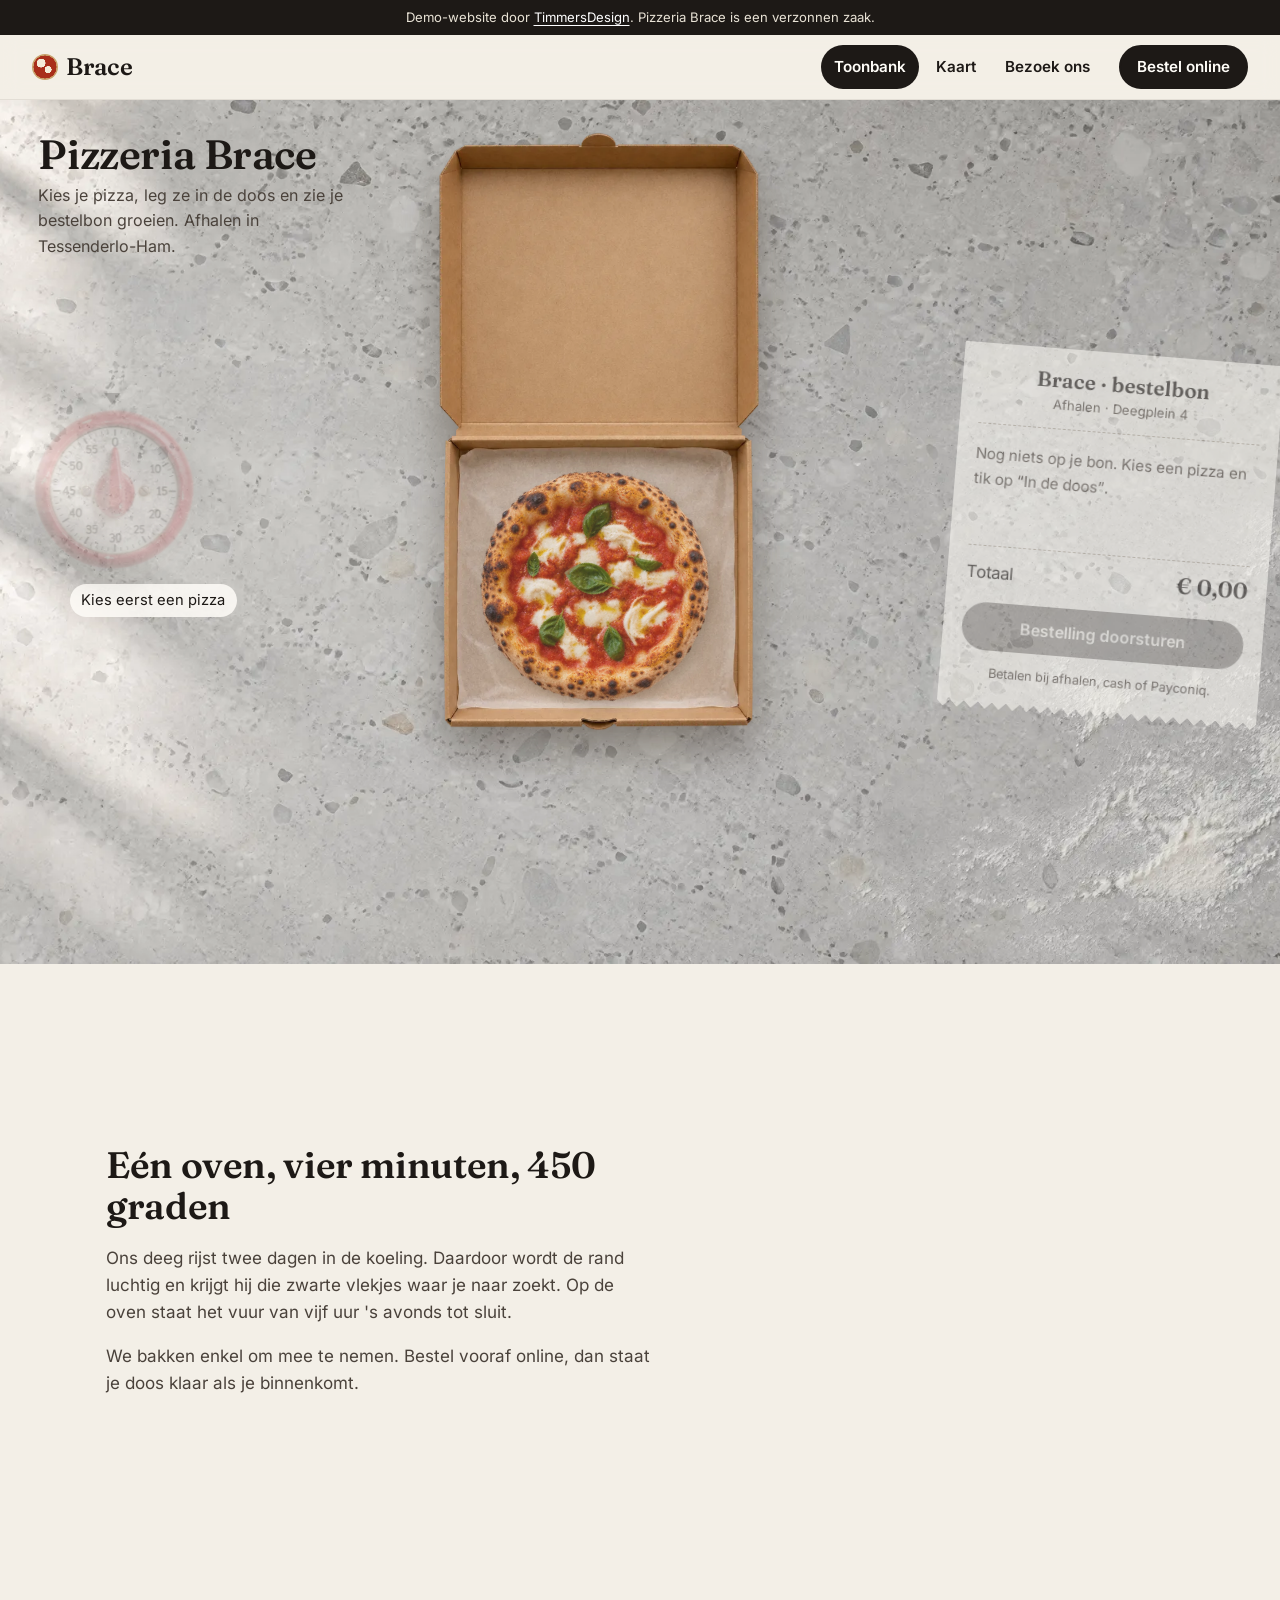
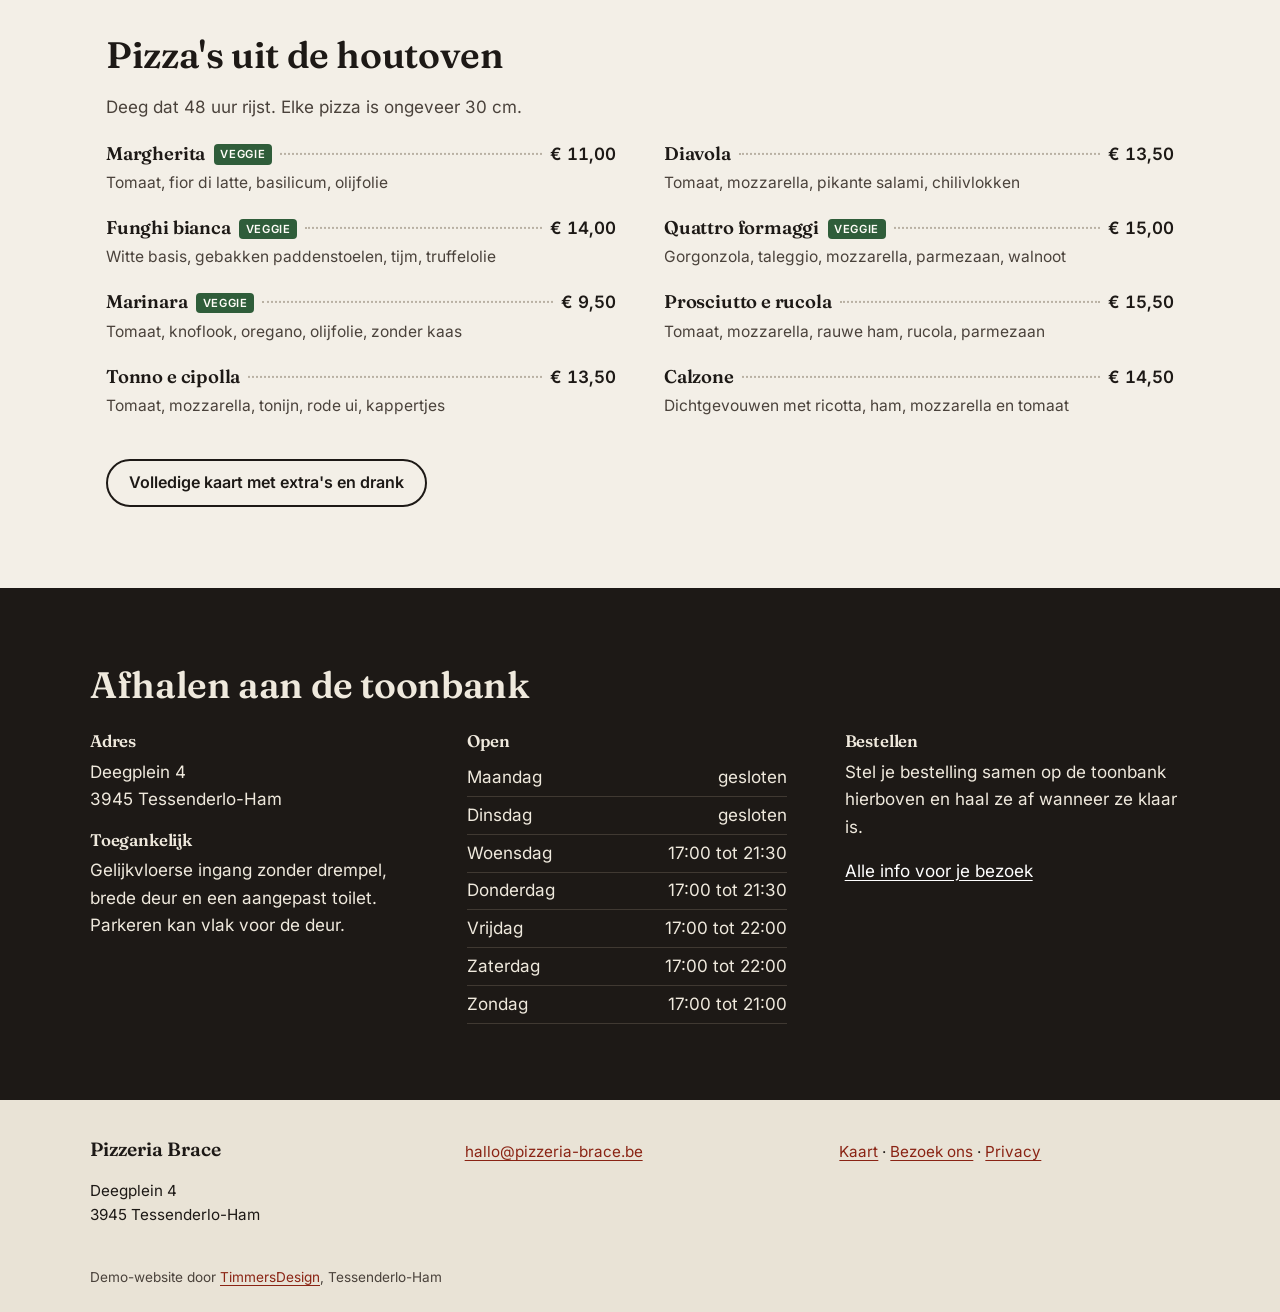
<file: index.html>
<!doctype html>
<html lang="nl-BE">
<head>
<meta charset="utf-8">
<meta name="viewport" content="width=device-width, initial-scale=1">
<meta name="robots" content="noindex,nofollow">
<meta http-equiv="Content-Security-Policy" content="default-src 'self'; img-src 'self' data:; style-src 'self'; script-src 'self'; font-src 'self'; object-src 'none'; base-uri 'self'; form-action 'none'">
<meta name="referrer" content="strict-origin-when-cross-origin">
<title>Pizzeria Brace, houtovenpizza om af te halen in Tessenderlo-Ham</title>
<meta name="description" content="Stel je pizza samen op onze interactieve toonbank. Napolitaanse pizza uit de houtoven, afhalen in Tessenderlo-Ham. Demo door TimmersDesign.">
<link rel="canonical" href="https://timmersdesign.be/demo-pizzeria-brace/">
<meta property="og:type" content="website">
<meta property="og:locale" content="nl_BE">
<meta property="og:site_name" content="Pizzeria Brace">
<meta property="og:title" content="Pizzeria Brace, houtovenpizza om af te halen in Tessenderlo-Ham">
<meta property="og:description" content="Stel je pizza samen op onze interactieve toonbank. Napolitaanse pizza uit de houtoven, afhalen in Tessenderlo-Ham. Demo door TimmersDesign.">
<meta property="og:url" content="https://timmersdesign.be/demo-pizzeria-brace/">
<meta property="og:image" content="https://timmersdesign.be/demo-pizzeria-brace/og.jpg">
<meta property="og:image:width" content="1200">
<meta property="og:image:height" content="630">
<meta property="og:image:alt" content="Pizza Margherita in een open pizzadoos op een terrazzo toonbank">
<meta name="twitter:card" content="summary_large_image">
<meta name="twitter:title" content="Pizzeria Brace, houtovenpizza om af te halen in Tessenderlo-Ham">
<meta name="twitter:description" content="Stel je pizza samen op onze interactieve toonbank. Napolitaanse pizza uit de houtoven, afhalen in Tessenderlo-Ham. Demo door TimmersDesign.">
<meta name="twitter:image" content="https://timmersdesign.be/demo-pizzeria-brace/og.jpg">
<meta name="theme-color" content="#f3efe7">
<link rel="icon" href="favicon.svg" type="image/svg+xml">
<link rel="preload" href="assets/fonts/fraunces-latin-600-normal.woff2" as="font" type="font/woff2" crossorigin>
<link rel="preload" as="image" href="assets/img/margherita.webp"><link rel="preload" as="image" href="assets/img/toonbank-1920.webp" media="(min-width: 900px)">
<link rel="stylesheet" href="assets/css/site.css">
<script type="application/ld+json">{"@context": "https://schema.org", "@type": "Restaurant", "name": "Pizzeria Brace", "url": "https://timmersdesign.be/demo-pizzeria-brace/", "email": "hallo@pizzeria-brace.be", "servesCuisine": "Italiaans, pizza", "priceRange": "€€", "image": "https://timmersdesign.be/demo-pizzeria-brace/og.jpg", "menu": "https://timmersdesign.be/demo-pizzeria-brace/menu.html", "address": {"@type": "PostalAddress", "streetAddress": "Deegplein 4", "postalCode": "3945", "addressLocality": "Tessenderlo-Ham", "addressCountry": "BE"}, "openingHours": ["We-Th 17:00-21:30", "Fr-Sa 17:00-22:00", "Su 17:00-21:00"], "acceptsReservations": false}</script>
</head>
<body class="p-index">
<a class="skip" href="#inhoud">Naar de inhoud</a>
<p class="demo-strip">Demo-website door <a href="https://timmersdesign.be/" rel="noopener noreferrer">TimmersDesign</a>. Pizzeria Brace is een verzonnen zaak.</p>
<header class="top">
  <a class="brand" href="index.html" aria-label="Pizzeria Brace, naar de toonbank"><span class="brand-mark" aria-hidden="true"></span>Brace</a>
  <nav aria-label="Hoofdmenu"><ul><li><a href="index.html" aria-current="page">Toonbank</a></li><li><a href="menu.html">Kaart</a></li><li><a href="contact.html">Bezoek ons</a></li></ul></nav>
  <a class="btn btn-call" href="index.html#bon">Bestel online</a>
</header>
<main id="inhoud" tabindex="-1"><section class="scene" aria-labelledby="scene-title">
  <div class="scene-bg" aria-hidden="true"></div>
  <div class="scene-intro">
    <h1 id="scene-title">Pizzeria Brace</h1>
    <p class="lead">Kies je pizza, leg ze in de doos en zie je bestelbon groeien. Afhalen in Tessenderlo-Ham.</p>
  </div>

  <div class="stage">
    <div class="props-left">
      <figure class="timer" aria-hidden="true">
        <span class="timer-mark"></span>
        <img class="timer-dial" src="assets/img/timer.webp" width="360" height="360" alt="">
      </figure>
      <p class="timer-label" id="timer-label">Kies eerst een pizza</p>
      <button class="chili" type="button" id="chili" aria-pressed="false">
        <img src="assets/img/chili.webp" width="399" height="420" alt="">
        <span>Pikante olie erbij <small>+ € 1,00</small></span>
      </button>
    </div>

    <div class="center-col">
    <div class="box-wrap">
      <img class="box" src="assets/img/doos.webp" width="640" height="975" alt="">
      <div class="pizza-slot">
        <img class="pizza" id="pizza" src="assets/img/margherita.webp" width="880" height="880"
             alt="Pizza Margherita van bovenaf gezien" fetchpriority="high">
      </div>
      <div class="now">
        <p class="now-name" id="now-name">Margherita</p>
        <p class="now-desc" id="now-desc">Tomaat, fior di latte, basilicum, olijfolie</p>
        <button class="btn btn-add" type="button" id="add">In de doos · <span id="now-price">€ 11,00</span></button>
      </div>
    </div>
    <p class="pick-hint" id="pick-hint">Tik op een pizza om te kiezen</p>
    <ul class="picker" aria-label="Kies een pizza" aria-describedby="pick-hint"><li><button class="pick" type="button" data-id="margherita" aria-pressed="true">
  <img src="assets/img/margherita-mini.webp" width="200" height="200" alt="" loading="eager">
  <span class="pick-name">Margherita</span><span class="pick-price">€ 11,00</span>
</button></li><li><button class="pick" type="button" data-id="diavola" aria-pressed="false">
  <img src="assets/img/diavola-mini.webp" width="200" height="200" alt="" loading="lazy">
  <span class="pick-name">Diavola</span><span class="pick-price">€ 13,50</span>
</button></li><li><button class="pick" type="button" data-id="funghi-bianca" aria-pressed="false">
  <img src="assets/img/funghi-bianca-mini.webp" width="200" height="200" alt="" loading="lazy">
  <span class="pick-name">Funghi bianca</span><span class="pick-price">€ 14,00</span>
</button></li><li><button class="pick" type="button" data-id="quattro-formaggi" aria-pressed="false">
  <img src="assets/img/quattro-formaggi-mini.webp" width="200" height="200" alt="" loading="lazy">
  <span class="pick-name">Quattro formaggi</span><span class="pick-price">€ 15,00</span>
</button></li></ul>
    </div>

    <aside class="receipt" id="bon" aria-labelledby="bon-title">
      <div class="paper">
        <p class="bon-head" id="bon-title">Brace · bestelbon</p>
        <p class="bon-meta">Afhalen · Deegplein 4</p>
        <ul class="bon-lines" id="bon-lines">
          <li class="bon-empty">Nog niets op je bon. Kies een pizza en tik op "In de doos".</li>
        </ul>
        <p class="bon-total"><span>Totaal</span><strong id="bon-total">€ 0,00</strong></p>
        <button class="btn btn-order" type="button" id="order" disabled>Bestelling doorsturen</button>
        <p class="bon-foot">Betalen bij afhalen, cash of Payconiq.</p>
      </div>
      <p class="sr-only" aria-live="polite" id="live"></p>
    </aside>
  </div>

  <p class="noscript-note">Deze toonbank werkt met JavaScript. De volledige kaart staat ook gewoon op <a href="menu.html">de kaartpagina</a>.</p>
  <script type="application/json" id="scene-data">{"margherita": {"name": "Margherita", "desc": "Tomaat, fior di latte, basilicum, olijfolie", "price": 11.0, "min": 7}, "diavola": {"name": "Diavola", "desc": "Tomaat, mozzarella, pikante salami, chilivlokken", "price": 13.5, "min": 8}, "funghi-bianca": {"name": "Funghi bianca", "desc": "Witte basis, gebakken paddenstoelen, tijm, truffelolie", "price": 14.0, "min": 8}, "quattro-formaggi": {"name": "Quattro formaggi", "desc": "Gorgonzola, taleggio, mozzarella, parmezaan, walnoot", "price": 15.0, "min": 8}, "_extra": {"id": "chili", "name": "Pikante olie", "price": 1.0}}</script>
</section>

<dialog class="confirm" id="confirm" aria-labelledby="confirm-title">
  <h2 id="confirm-title">Bijna klaar</h2>
  <ul id="confirm-lines"></ul>
  <p class="confirm-total">Totaal <strong id="confirm-total"></strong></p>
  <p>Dit is een demo, er wordt niets verstuurd. Bij een echte zaak komt je bestelling hier rechtstreeks binnen bij de pizzeria, per mail of WhatsApp.</p>
  <div class="confirm-actions">
    <button class="btn" type="button" id="confirm-close">Terug naar de toonbank</button>
  </div>
</dialog>

<section class="story" aria-labelledby="oven-title">
  <div class="story-text">
    <h2 id="oven-title">Eén oven, vier minuten, 450 graden</h2>
    <p>Ons deeg rijst twee dagen in de koeling. Daardoor wordt de rand luchtig en krijgt hij die zwarte vlekjes waar je naar zoekt. Op de oven staat het vuur van vijf uur 's avonds tot sluit.</p>
    <p>We bakken enkel om mee te nemen. Bestel vooraf online, dan staat je doos klaar als je binnenkomt.</p>
  </div>
  <figure class="story-img">
    <img src="assets/img/diavola.webp" width="880" height="880" alt="Pizza Diavola met opgekrulde salami en chilivlokken" loading="lazy">
  </figure>
</section>

<section class="kaart-preview" aria-labelledby="cat-margherita">
  <section class="cat" aria-labelledby="cat-margherita"><h2 id="cat-margherita">Pizza&#x27;s uit de houtoven</h2><p class="cat-note">Deeg dat 48 uur rijst. Elke pizza is ongeveer 30 cm.</p><ul class="dishes"><li class="dish">
  <div class="dish-top"><h3>Margherita <span class="veg" title="Vegetarisch">veggie</span></h3><span class="dots" aria-hidden="true"></span><span class="price">€ 11,00</span></div>
  <p>Tomaat, fior di latte, basilicum, olijfolie</p>
</li><li class="dish">
  <div class="dish-top"><h3>Diavola</h3><span class="dots" aria-hidden="true"></span><span class="price">€ 13,50</span></div>
  <p>Tomaat, mozzarella, pikante salami, chilivlokken</p>
</li><li class="dish">
  <div class="dish-top"><h3>Funghi bianca <span class="veg" title="Vegetarisch">veggie</span></h3><span class="dots" aria-hidden="true"></span><span class="price">€ 14,00</span></div>
  <p>Witte basis, gebakken paddenstoelen, tijm, truffelolie</p>
</li><li class="dish">
  <div class="dish-top"><h3>Quattro formaggi <span class="veg" title="Vegetarisch">veggie</span></h3><span class="dots" aria-hidden="true"></span><span class="price">€ 15,00</span></div>
  <p>Gorgonzola, taleggio, mozzarella, parmezaan, walnoot</p>
</li><li class="dish">
  <div class="dish-top"><h3>Marinara <span class="veg" title="Vegetarisch">veggie</span></h3><span class="dots" aria-hidden="true"></span><span class="price">€ 9,50</span></div>
  <p>Tomaat, knoflook, oregano, olijfolie, zonder kaas</p>
</li><li class="dish">
  <div class="dish-top"><h3>Prosciutto e rucola</h3><span class="dots" aria-hidden="true"></span><span class="price">€ 15,50</span></div>
  <p>Tomaat, mozzarella, rauwe ham, rucola, parmezaan</p>
</li><li class="dish">
  <div class="dish-top"><h3>Tonno e cipolla</h3><span class="dots" aria-hidden="true"></span><span class="price">€ 13,50</span></div>
  <p>Tomaat, mozzarella, tonijn, rode ui, kappertjes</p>
</li><li class="dish">
  <div class="dish-top"><h3>Calzone</h3><span class="dots" aria-hidden="true"></span><span class="price">€ 14,50</span></div>
  <p>Dichtgevouwen met ricotta, ham, mozzarella en tomaat</p>
</li></ul></section>
  <p class="more"><a class="btn btn-ghost" href="menu.html">Volledige kaart met extra's en drank</a></p>
</section>

<section class="visit" aria-labelledby="visit-title">
  <h2 id="visit-title">Afhalen aan de toonbank</h2>
  <div class="visit-grid">
    <div><h3>Adres</h3><p>Deegplein 4<br>3945 Tessenderlo-Ham</p><h3>Toegankelijk</h3><p>Gelijkvloerse ingang zonder drempel, brede deur en een aangepast toilet. Parkeren kan vlak voor de deur.</p></div>
    <div><h3>Open</h3><table class="hours"><caption class="sr-only">Openingsuren</caption><tbody><tr><th scope="row">Maandag</th><td>gesloten</td></tr><tr><th scope="row">Dinsdag</th><td>gesloten</td></tr><tr><th scope="row">Woensdag</th><td>17:00 tot 21:30</td></tr><tr><th scope="row">Donderdag</th><td>17:00 tot 21:30</td></tr><tr><th scope="row">Vrijdag</th><td>17:00 tot 22:00</td></tr><tr><th scope="row">Zaterdag</th><td>17:00 tot 22:00</td></tr><tr><th scope="row">Zondag</th><td>17:00 tot 21:00</td></tr></tbody></table></div>
    <div><h3>Bestellen</h3><p>Stel je bestelling samen op de toonbank hierboven en haal ze af wanneer ze klaar is.</p><p><a href="contact.html">Alle info voor je bezoek</a></p></div>
  </div>
</section>
</main><footer class="foot">
  <div class="foot-grid">
    <div>
      <p class="foot-name">Pizzeria Brace</p>
      <p>Deegplein 4<br>3945 Tessenderlo-Ham</p>
    </div>
    <div>
      <p><a href="mailto:hallo@pizzeria-brace.be">hallo@pizzeria-brace.be</a></p>
    </div>
    <div>
      <p><a href="menu.html">Kaart</a> · <a href="contact.html">Bezoek ons</a> · <a href="privacy.html">Privacy</a></p>
    </div>
  </div>
  <p class="foot-credit">Demo-website door <a href="https://timmersdesign.be/" rel="noopener noreferrer">TimmersDesign</a>, Tessenderlo-Ham</p>
</footer>
<script src="assets/js/gsap.min.js" defer></script><script src="assets/js/ScrollTrigger.min.js" defer></script><script src="assets/js/scene.js" defer></script>
</body>
</html>
</file>
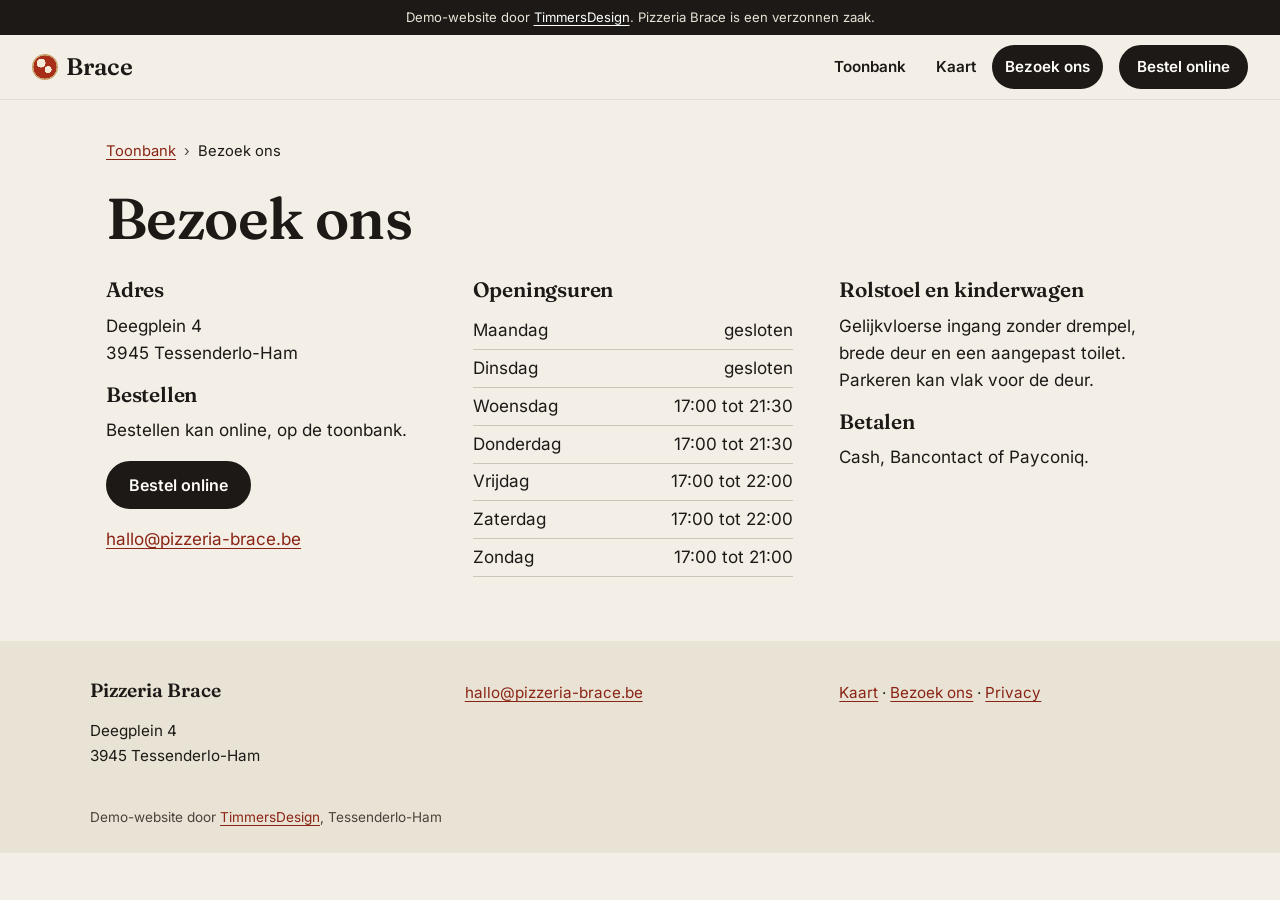
<file: contact.html>
<!doctype html>
<html lang="nl-BE">
<head>
<meta charset="utf-8">
<meta name="viewport" content="width=device-width, initial-scale=1">
<meta name="robots" content="noindex,nofollow">
<meta http-equiv="Content-Security-Policy" content="default-src 'self'; img-src 'self' data:; style-src 'self'; script-src 'self'; font-src 'self'; object-src 'none'; base-uri 'self'; form-action 'none'">
<meta name="referrer" content="strict-origin-when-cross-origin">
<title>Adres, openingsuren en bereikbaarheid | Pizzeria Brace</title>
<meta name="description" content="Pizzeria Brace, Deegplein 4 in Tessenderlo-Ham. Open van woensdag tot zondag vanaf 17 uur. Gelijkvloers en rolstoeltoegankelijk.">
<link rel="canonical" href="https://timmersdesign.be/demo-pizzeria-brace/contact.html">
<meta property="og:type" content="website">
<meta property="og:locale" content="nl_BE">
<meta property="og:site_name" content="Pizzeria Brace">
<meta property="og:title" content="Adres, openingsuren en bereikbaarheid | Pizzeria Brace">
<meta property="og:description" content="Pizzeria Brace, Deegplein 4 in Tessenderlo-Ham. Open van woensdag tot zondag vanaf 17 uur. Gelijkvloers en rolstoeltoegankelijk.">
<meta property="og:url" content="https://timmersdesign.be/demo-pizzeria-brace/contact.html">
<meta property="og:image" content="https://timmersdesign.be/demo-pizzeria-brace/og.jpg">
<meta property="og:image:width" content="1200">
<meta property="og:image:height" content="630">
<meta property="og:image:alt" content="Pizza Margherita in een open pizzadoos op een terrazzo toonbank">
<meta name="twitter:card" content="summary_large_image">
<meta name="twitter:title" content="Adres, openingsuren en bereikbaarheid | Pizzeria Brace">
<meta name="twitter:description" content="Pizzeria Brace, Deegplein 4 in Tessenderlo-Ham. Open van woensdag tot zondag vanaf 17 uur. Gelijkvloers en rolstoeltoegankelijk.">
<meta name="twitter:image" content="https://timmersdesign.be/demo-pizzeria-brace/og.jpg">
<meta name="theme-color" content="#f3efe7">
<link rel="icon" href="favicon.svg" type="image/svg+xml">
<link rel="preload" href="assets/fonts/fraunces-latin-600-normal.woff2" as="font" type="font/woff2" crossorigin>

<link rel="stylesheet" href="assets/css/site.css">
<script type="application/ld+json">{"@context": "https://schema.org", "@type": "Restaurant", "name": "Pizzeria Brace", "url": "https://timmersdesign.be/demo-pizzeria-brace/", "email": "hallo@pizzeria-brace.be", "servesCuisine": "Italiaans, pizza", "priceRange": "€€", "image": "https://timmersdesign.be/demo-pizzeria-brace/og.jpg", "menu": "https://timmersdesign.be/demo-pizzeria-brace/menu.html", "address": {"@type": "PostalAddress", "streetAddress": "Deegplein 4", "postalCode": "3945", "addressLocality": "Tessenderlo-Ham", "addressCountry": "BE"}, "openingHours": ["We-Th 17:00-21:30", "Fr-Sa 17:00-22:00", "Su 17:00-21:00"], "acceptsReservations": false}</script><script type="application/ld+json">{"@context": "https://schema.org", "@type": "BreadcrumbList", "itemListElement": [{"@type": "ListItem", "position": 1, "name": "Toonbank", "item": "https://timmersdesign.be/demo-pizzeria-brace/"}, {"@type": "ListItem", "position": 2, "name": "Bezoek ons", "item": "https://timmersdesign.be/demo-pizzeria-brace/contact.html"}]}</script>
</head>
<body class="p-contact">
<a class="skip" href="#inhoud">Naar de inhoud</a>
<p class="demo-strip">Demo-website door <a href="https://timmersdesign.be/" rel="noopener noreferrer">TimmersDesign</a>. Pizzeria Brace is een verzonnen zaak.</p>
<header class="top">
  <a class="brand" href="index.html" aria-label="Pizzeria Brace, naar de toonbank"><span class="brand-mark" aria-hidden="true"></span>Brace</a>
  <nav aria-label="Hoofdmenu"><ul><li><a href="index.html">Toonbank</a></li><li><a href="menu.html">Kaart</a></li><li><a href="contact.html" aria-current="page">Bezoek ons</a></li></ul></nav>
  <a class="btn btn-call" href="index.html#bon">Bestel online</a>
</header>
<main id="inhoud" tabindex="-1"><div class="wrap"><nav class="crumbs" aria-label="Kruimelpad"><ol><li><a href="index.html">Toonbank</a></li><li aria-current="page">Bezoek ons</li></ol></nav><h1>Bezoek ons</h1>
<div class="visit-grid">
<div><h2>Adres</h2><p>Deegplein 4<br>3945 Tessenderlo-Ham</p>
<h2>Bestellen</h2><p>Bestellen kan online, op de toonbank.</p><p><a class="btn" href="index.html#bon">Bestel online</a></p><p><a href="mailto:hallo@pizzeria-brace.be">hallo@pizzeria-brace.be</a></p></div>
<div><h2>Openingsuren</h2><table class="hours"><caption class="sr-only">Openingsuren</caption><tbody><tr><th scope="row">Maandag</th><td>gesloten</td></tr><tr><th scope="row">Dinsdag</th><td>gesloten</td></tr><tr><th scope="row">Woensdag</th><td>17:00 tot 21:30</td></tr><tr><th scope="row">Donderdag</th><td>17:00 tot 21:30</td></tr><tr><th scope="row">Vrijdag</th><td>17:00 tot 22:00</td></tr><tr><th scope="row">Zaterdag</th><td>17:00 tot 22:00</td></tr><tr><th scope="row">Zondag</th><td>17:00 tot 21:00</td></tr></tbody></table></div>
<div><h2>Rolstoel en kinderwagen</h2><p>Gelijkvloerse ingang zonder drempel, brede deur en een aangepast toilet. Parkeren kan vlak voor de deur.</p><h2>Betalen</h2><p>Cash, Bancontact of Payconiq.</p></div>
</div></div></main><footer class="foot">
  <div class="foot-grid">
    <div>
      <p class="foot-name">Pizzeria Brace</p>
      <p>Deegplein 4<br>3945 Tessenderlo-Ham</p>
    </div>
    <div>
      <p><a href="mailto:hallo@pizzeria-brace.be">hallo@pizzeria-brace.be</a></p>
    </div>
    <div>
      <p><a href="menu.html">Kaart</a> · <a href="contact.html">Bezoek ons</a> · <a href="privacy.html">Privacy</a></p>
    </div>
  </div>
  <p class="foot-credit">Demo-website door <a href="https://timmersdesign.be/" rel="noopener noreferrer">TimmersDesign</a>, Tessenderlo-Ham</p>
</footer>

</body>
</html>
</file>
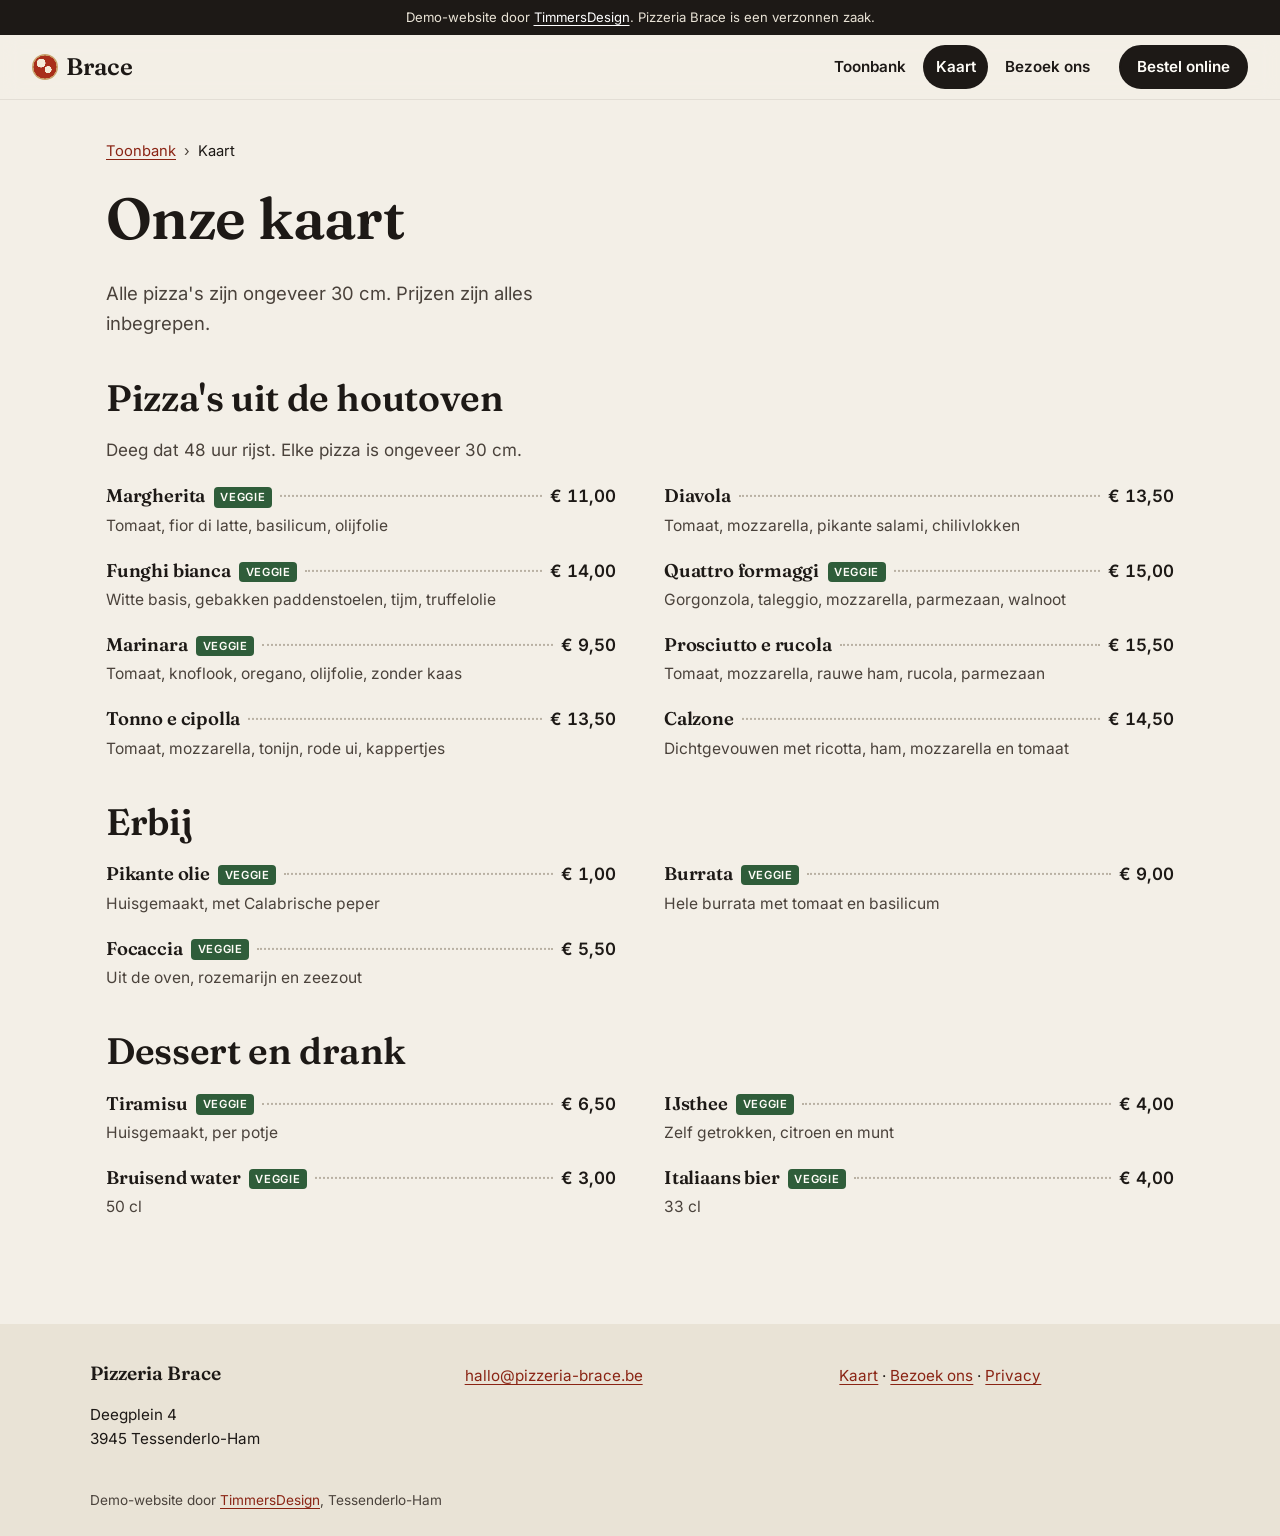
<file: menu.html>
<!doctype html>
<html lang="nl-BE">
<head>
<meta charset="utf-8">
<meta name="viewport" content="width=device-width, initial-scale=1">
<meta name="robots" content="noindex,nofollow">
<meta http-equiv="Content-Security-Policy" content="default-src 'self'; img-src 'self' data:; style-src 'self'; script-src 'self'; font-src 'self'; object-src 'none'; base-uri 'self'; form-action 'none'">
<meta name="referrer" content="strict-origin-when-cross-origin">
<title>Kaart en prijzen | Pizzeria Brace</title>
<meta name="description" content="De volledige kaart van Pizzeria Brace: acht pizza&#x27;s uit de houtoven vanaf € 9,50, plus burrata, focaccia, tiramisu en drank.">
<link rel="canonical" href="https://timmersdesign.be/demo-pizzeria-brace/menu.html">
<meta property="og:type" content="website">
<meta property="og:locale" content="nl_BE">
<meta property="og:site_name" content="Pizzeria Brace">
<meta property="og:title" content="Kaart en prijzen | Pizzeria Brace">
<meta property="og:description" content="De volledige kaart van Pizzeria Brace: acht pizza&#x27;s uit de houtoven vanaf € 9,50, plus burrata, focaccia, tiramisu en drank.">
<meta property="og:url" content="https://timmersdesign.be/demo-pizzeria-brace/menu.html">
<meta property="og:image" content="https://timmersdesign.be/demo-pizzeria-brace/og.jpg">
<meta property="og:image:width" content="1200">
<meta property="og:image:height" content="630">
<meta property="og:image:alt" content="Pizza Margherita in een open pizzadoos op een terrazzo toonbank">
<meta name="twitter:card" content="summary_large_image">
<meta name="twitter:title" content="Kaart en prijzen | Pizzeria Brace">
<meta name="twitter:description" content="De volledige kaart van Pizzeria Brace: acht pizza&#x27;s uit de houtoven vanaf € 9,50, plus burrata, focaccia, tiramisu en drank.">
<meta name="twitter:image" content="https://timmersdesign.be/demo-pizzeria-brace/og.jpg">
<meta name="theme-color" content="#f3efe7">
<link rel="icon" href="favicon.svg" type="image/svg+xml">
<link rel="preload" href="assets/fonts/fraunces-latin-600-normal.woff2" as="font" type="font/woff2" crossorigin>

<link rel="stylesheet" href="assets/css/site.css">
<script type="application/ld+json">{"@context": "https://schema.org", "@type": "Restaurant", "name": "Pizzeria Brace", "url": "https://timmersdesign.be/demo-pizzeria-brace/", "email": "hallo@pizzeria-brace.be", "servesCuisine": "Italiaans, pizza", "priceRange": "€€", "image": "https://timmersdesign.be/demo-pizzeria-brace/og.jpg", "menu": "https://timmersdesign.be/demo-pizzeria-brace/menu.html", "address": {"@type": "PostalAddress", "streetAddress": "Deegplein 4", "postalCode": "3945", "addressLocality": "Tessenderlo-Ham", "addressCountry": "BE"}, "openingHours": ["We-Th 17:00-21:30", "Fr-Sa 17:00-22:00", "Su 17:00-21:00"], "acceptsReservations": false}</script><script type="application/ld+json">{"@context": "https://schema.org", "@type": "BreadcrumbList", "itemListElement": [{"@type": "ListItem", "position": 1, "name": "Toonbank", "item": "https://timmersdesign.be/demo-pizzeria-brace/"}, {"@type": "ListItem", "position": 2, "name": "Kaart", "item": "https://timmersdesign.be/demo-pizzeria-brace/menu.html"}]}</script>
</head>
<body class="p-menu">
<a class="skip" href="#inhoud">Naar de inhoud</a>
<p class="demo-strip">Demo-website door <a href="https://timmersdesign.be/" rel="noopener noreferrer">TimmersDesign</a>. Pizzeria Brace is een verzonnen zaak.</p>
<header class="top">
  <a class="brand" href="index.html" aria-label="Pizzeria Brace, naar de toonbank"><span class="brand-mark" aria-hidden="true"></span>Brace</a>
  <nav aria-label="Hoofdmenu"><ul><li><a href="index.html">Toonbank</a></li><li><a href="menu.html" aria-current="page">Kaart</a></li><li><a href="contact.html">Bezoek ons</a></li></ul></nav>
  <a class="btn btn-call" href="index.html#bon">Bestel online</a>
</header>
<main id="inhoud" tabindex="-1"><div class="wrap"><nav class="crumbs" aria-label="Kruimelpad"><ol><li><a href="index.html">Toonbank</a></li><li aria-current="page">Kaart</li></ol></nav><h1>Onze kaart</h1><p class="lead">Alle pizza's zijn ongeveer 30 cm. Prijzen zijn alles inbegrepen.</p><section class="cat" aria-labelledby="cat-margherita"><h2 id="cat-margherita">Pizza&#x27;s uit de houtoven</h2><p class="cat-note">Deeg dat 48 uur rijst. Elke pizza is ongeveer 30 cm.</p><ul class="dishes"><li class="dish">
  <div class="dish-top"><h3>Margherita <span class="veg" title="Vegetarisch">veggie</span></h3><span class="dots" aria-hidden="true"></span><span class="price">€ 11,00</span></div>
  <p>Tomaat, fior di latte, basilicum, olijfolie</p>
</li><li class="dish">
  <div class="dish-top"><h3>Diavola</h3><span class="dots" aria-hidden="true"></span><span class="price">€ 13,50</span></div>
  <p>Tomaat, mozzarella, pikante salami, chilivlokken</p>
</li><li class="dish">
  <div class="dish-top"><h3>Funghi bianca <span class="veg" title="Vegetarisch">veggie</span></h3><span class="dots" aria-hidden="true"></span><span class="price">€ 14,00</span></div>
  <p>Witte basis, gebakken paddenstoelen, tijm, truffelolie</p>
</li><li class="dish">
  <div class="dish-top"><h3>Quattro formaggi <span class="veg" title="Vegetarisch">veggie</span></h3><span class="dots" aria-hidden="true"></span><span class="price">€ 15,00</span></div>
  <p>Gorgonzola, taleggio, mozzarella, parmezaan, walnoot</p>
</li><li class="dish">
  <div class="dish-top"><h3>Marinara <span class="veg" title="Vegetarisch">veggie</span></h3><span class="dots" aria-hidden="true"></span><span class="price">€ 9,50</span></div>
  <p>Tomaat, knoflook, oregano, olijfolie, zonder kaas</p>
</li><li class="dish">
  <div class="dish-top"><h3>Prosciutto e rucola</h3><span class="dots" aria-hidden="true"></span><span class="price">€ 15,50</span></div>
  <p>Tomaat, mozzarella, rauwe ham, rucola, parmezaan</p>
</li><li class="dish">
  <div class="dish-top"><h3>Tonno e cipolla</h3><span class="dots" aria-hidden="true"></span><span class="price">€ 13,50</span></div>
  <p>Tomaat, mozzarella, tonijn, rode ui, kappertjes</p>
</li><li class="dish">
  <div class="dish-top"><h3>Calzone</h3><span class="dots" aria-hidden="true"></span><span class="price">€ 14,50</span></div>
  <p>Dichtgevouwen met ricotta, ham, mozzarella en tomaat</p>
</li></ul></section><section class="cat" aria-labelledby="cat-chili"><h2 id="cat-chili">Erbij</h2><ul class="dishes"><li class="dish">
  <div class="dish-top"><h3>Pikante olie <span class="veg" title="Vegetarisch">veggie</span></h3><span class="dots" aria-hidden="true"></span><span class="price">€ 1,00</span></div>
  <p>Huisgemaakt, met Calabrische peper</p>
</li><li class="dish">
  <div class="dish-top"><h3>Burrata <span class="veg" title="Vegetarisch">veggie</span></h3><span class="dots" aria-hidden="true"></span><span class="price">€ 9,00</span></div>
  <p>Hele burrata met tomaat en basilicum</p>
</li><li class="dish">
  <div class="dish-top"><h3>Focaccia <span class="veg" title="Vegetarisch">veggie</span></h3><span class="dots" aria-hidden="true"></span><span class="price">€ 5,50</span></div>
  <p>Uit de oven, rozemarijn en zeezout</p>
</li></ul></section><section class="cat" aria-labelledby="cat-tiramisu"><h2 id="cat-tiramisu">Dessert en drank</h2><ul class="dishes"><li class="dish">
  <div class="dish-top"><h3>Tiramisu <span class="veg" title="Vegetarisch">veggie</span></h3><span class="dots" aria-hidden="true"></span><span class="price">€ 6,50</span></div>
  <p>Huisgemaakt, per potje</p>
</li><li class="dish">
  <div class="dish-top"><h3>IJsthee <span class="veg" title="Vegetarisch">veggie</span></h3><span class="dots" aria-hidden="true"></span><span class="price">€ 4,00</span></div>
  <p>Zelf getrokken, citroen en munt</p>
</li><li class="dish">
  <div class="dish-top"><h3>Bruisend water <span class="veg" title="Vegetarisch">veggie</span></h3><span class="dots" aria-hidden="true"></span><span class="price">€ 3,00</span></div>
  <p>50 cl</p>
</li><li class="dish">
  <div class="dish-top"><h3>Italiaans bier <span class="veg" title="Vegetarisch">veggie</span></h3><span class="dots" aria-hidden="true"></span><span class="price">€ 4,00</span></div>
  <p>33 cl</p>
</li></ul></section></div></main><footer class="foot">
  <div class="foot-grid">
    <div>
      <p class="foot-name">Pizzeria Brace</p>
      <p>Deegplein 4<br>3945 Tessenderlo-Ham</p>
    </div>
    <div>
      <p><a href="mailto:hallo@pizzeria-brace.be">hallo@pizzeria-brace.be</a></p>
    </div>
    <div>
      <p><a href="menu.html">Kaart</a> · <a href="contact.html">Bezoek ons</a> · <a href="privacy.html">Privacy</a></p>
    </div>
  </div>
  <p class="foot-credit">Demo-website door <a href="https://timmersdesign.be/" rel="noopener noreferrer">TimmersDesign</a>, Tessenderlo-Ham</p>
</footer>

</body>
</html>
</file>
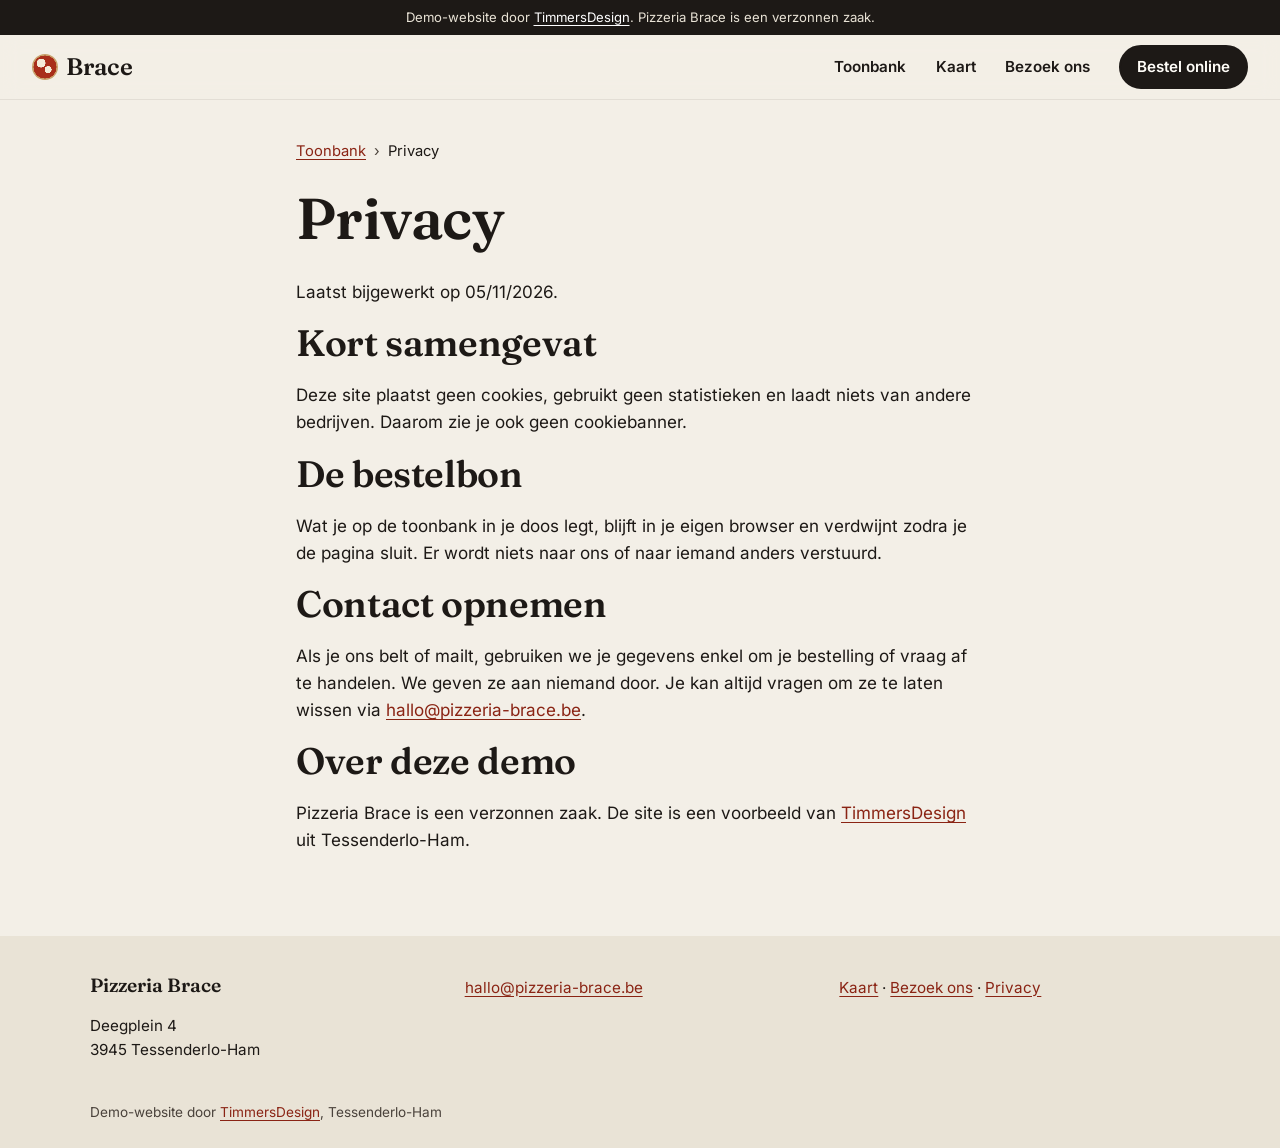
<file: privacy.html>
<!doctype html>
<html lang="nl-BE">
<head>
<meta charset="utf-8">
<meta name="viewport" content="width=device-width, initial-scale=1">
<meta name="robots" content="noindex,nofollow">
<meta http-equiv="Content-Security-Policy" content="default-src 'self'; img-src 'self' data:; style-src 'self'; script-src 'self'; font-src 'self'; object-src 'none'; base-uri 'self'; form-action 'none'">
<meta name="referrer" content="strict-origin-when-cross-origin">
<title>Privacy | Pizzeria Brace</title>
<meta name="description" content="Hoe Pizzeria Brace met je gegevens omgaat: geen cookies, geen tracking, geen formulieren die gegevens bewaren.">
<link rel="canonical" href="https://timmersdesign.be/demo-pizzeria-brace/privacy.html">
<meta property="og:type" content="website">
<meta property="og:locale" content="nl_BE">
<meta property="og:site_name" content="Pizzeria Brace">
<meta property="og:title" content="Privacy | Pizzeria Brace">
<meta property="og:description" content="Hoe Pizzeria Brace met je gegevens omgaat: geen cookies, geen tracking, geen formulieren die gegevens bewaren.">
<meta property="og:url" content="https://timmersdesign.be/demo-pizzeria-brace/privacy.html">
<meta property="og:image" content="https://timmersdesign.be/demo-pizzeria-brace/og.jpg">
<meta property="og:image:width" content="1200">
<meta property="og:image:height" content="630">
<meta property="og:image:alt" content="Pizza Margherita in een open pizzadoos op een terrazzo toonbank">
<meta name="twitter:card" content="summary_large_image">
<meta name="twitter:title" content="Privacy | Pizzeria Brace">
<meta name="twitter:description" content="Hoe Pizzeria Brace met je gegevens omgaat: geen cookies, geen tracking, geen formulieren die gegevens bewaren.">
<meta name="twitter:image" content="https://timmersdesign.be/demo-pizzeria-brace/og.jpg">
<meta name="theme-color" content="#f3efe7">
<link rel="icon" href="favicon.svg" type="image/svg+xml">
<link rel="preload" href="assets/fonts/fraunces-latin-600-normal.woff2" as="font" type="font/woff2" crossorigin>

<link rel="stylesheet" href="assets/css/site.css">
<script type="application/ld+json">{"@context": "https://schema.org", "@type": "Restaurant", "name": "Pizzeria Brace", "url": "https://timmersdesign.be/demo-pizzeria-brace/", "email": "hallo@pizzeria-brace.be", "servesCuisine": "Italiaans, pizza", "priceRange": "€€", "image": "https://timmersdesign.be/demo-pizzeria-brace/og.jpg", "menu": "https://timmersdesign.be/demo-pizzeria-brace/menu.html", "address": {"@type": "PostalAddress", "streetAddress": "Deegplein 4", "postalCode": "3945", "addressLocality": "Tessenderlo-Ham", "addressCountry": "BE"}, "openingHours": ["We-Th 17:00-21:30", "Fr-Sa 17:00-22:00", "Su 17:00-21:00"], "acceptsReservations": false}</script><script type="application/ld+json">{"@context": "https://schema.org", "@type": "BreadcrumbList", "itemListElement": [{"@type": "ListItem", "position": 1, "name": "Toonbank", "item": "https://timmersdesign.be/demo-pizzeria-brace/"}, {"@type": "ListItem", "position": 2, "name": "Privacy", "item": "https://timmersdesign.be/demo-pizzeria-brace/privacy.html"}]}</script>
</head>
<body class="p-privacy">
<a class="skip" href="#inhoud">Naar de inhoud</a>
<p class="demo-strip">Demo-website door <a href="https://timmersdesign.be/" rel="noopener noreferrer">TimmersDesign</a>. Pizzeria Brace is een verzonnen zaak.</p>
<header class="top">
  <a class="brand" href="index.html" aria-label="Pizzeria Brace, naar de toonbank"><span class="brand-mark" aria-hidden="true"></span>Brace</a>
  <nav aria-label="Hoofdmenu"><ul><li><a href="index.html">Toonbank</a></li><li><a href="menu.html">Kaart</a></li><li><a href="contact.html">Bezoek ons</a></li></ul></nav>
  <a class="btn btn-call" href="index.html#bon">Bestel online</a>
</header>
<main id="inhoud" tabindex="-1"><div class="wrap narrow"><nav class="crumbs" aria-label="Kruimelpad"><ol><li><a href="index.html">Toonbank</a></li><li aria-current="page">Privacy</li></ol></nav><h1>Privacy</h1>
<p>Laatst bijgewerkt op 05/11/2026.</p>
<h2>Kort samengevat</h2>
<p>Deze site plaatst geen cookies, gebruikt geen statistieken en laadt niets van andere bedrijven. Daarom zie je ook geen cookiebanner.</p>
<h2>De bestelbon</h2>
<p>Wat je op de toonbank in je doos legt, blijft in je eigen browser en verdwijnt zodra je de pagina sluit. Er wordt niets naar ons of naar iemand anders verstuurd.</p>
<h2>Contact opnemen</h2>
<p>Als je ons belt of mailt, gebruiken we je gegevens enkel om je bestelling of vraag af te handelen. We geven ze aan niemand door. Je kan altijd vragen om ze te laten wissen via <a href="mailto:hallo@pizzeria-brace.be">hallo@pizzeria-brace.be</a>.</p>
<h2>Over deze demo</h2>
<p>Pizzeria Brace is een verzonnen zaak. De site is een voorbeeld van <a href="https://timmersdesign.be/" rel="noopener noreferrer">TimmersDesign</a> uit Tessenderlo-Ham.</p>
</div></main><footer class="foot">
  <div class="foot-grid">
    <div>
      <p class="foot-name">Pizzeria Brace</p>
      <p>Deegplein 4<br>3945 Tessenderlo-Ham</p>
    </div>
    <div>
      <p><a href="mailto:hallo@pizzeria-brace.be">hallo@pizzeria-brace.be</a></p>
    </div>
    <div>
      <p><a href="menu.html">Kaart</a> · <a href="contact.html">Bezoek ons</a> · <a href="privacy.html">Privacy</a></p>
    </div>
  </div>
  <p class="foot-credit">Demo-website door <a href="https://timmersdesign.be/" rel="noopener noreferrer">TimmersDesign</a>, Tessenderlo-Ham</p>
</footer>

</body>
</html>
</file>
<file: assets/css/site.css>
@font-face{font-family:"Fraunces";src:url(../fonts/fraunces-latin-600-normal.woff2) format("woff2");font-weight:600;font-display:swap}
@font-face{font-family:"Fraunces";src:url(../fonts/fraunces-latin-400-normal.woff2) format("woff2");font-weight:400;font-display:swap}
@font-face{font-family:"Inter";src:url(../fonts/inter-latin-400-normal.woff2) format("woff2");font-weight:400;font-display:swap}
@font-face{font-family:"Inter";src:url(../fonts/inter-latin-600-normal.woff2) format("woff2");font-weight:600;font-display:swap}

:root{
  --paper:#f3efe7;--paper-2:#e9e3d6;--ink:#1d1916;--ink-2:#4a423b;
  --tomato:#a92e1a;--tomato-dk:#8a2414;--basil:#2f5d3a;--kraft:#c8a06a;--white:#fffdf8;
  --serif:"Fraunces",Georgia,serif;--sans:"Inter",system-ui,-apple-system,sans-serif;
  --r:14px;--shadow:0 18px 40px -18px rgba(40,28,15,.45);
}
*,*::before,*::after{box-sizing:border-box}
html{-webkit-text-size-adjust:100%}
body{margin:0;background:var(--paper);color:var(--ink);font:400 1.0625rem/1.6 var(--sans);overflow-x:hidden}
img{max-width:100%;height:auto;display:block}
h1,h2,h3{font-family:var(--serif);font-weight:600;line-height:1.1;margin:0 0 .5em;letter-spacing:-.01em}
h1{font-size:clamp(2.2rem,5vw,3.6rem)}
h2{font-size:clamp(1.6rem,3vw,2.3rem)}
h3{font-size:1.2rem}
p{margin:0 0 1em}
a{color:var(--tomato-dk);text-underline-offset:3px}
a:hover{color:var(--ink)}
:focus-visible{outline:3px solid var(--basil);outline-offset:3px;border-radius:4px}
.sr-only{position:absolute;width:1px;height:1px;padding:0;margin:-1px;overflow:hidden;clip:rect(0,0,0,0);white-space:nowrap;border:0}
.skip{position:absolute;left:1rem;top:-4rem;z-index:100;background:var(--ink);color:var(--white);padding:.7rem 1rem;border-radius:8px}
.skip:focus{top:1rem}
.lead{font-size:1.15rem;color:var(--ink-2);max-width:38ch}
.wrap{max-width:1100px;margin:0 auto;padding:2.5rem 1rem 4rem}
.wrap.narrow{max-width:720px}
.center{text-align:center}.center .lead{margin-inline:auto}
main:focus{outline:none}

/* knoppen */
.btn{display:inline-flex;align-items:center;justify-content:center;gap:.4em;min-height:48px;padding:.7rem 1.3rem;border-radius:999px;border:2px solid var(--ink);background:var(--ink);color:var(--white);font:600 1rem/1.2 var(--sans);text-decoration:none;cursor:pointer;transition:transform .15s ease,background .15s ease}
.btn:hover{background:var(--tomato-dk);border-color:var(--tomato-dk);color:var(--white)}
.btn:active{transform:scale(.97)}
.btn[disabled]{opacity:.45;cursor:not-allowed}
.btn-ghost{background:transparent;color:var(--ink)}
.btn-ghost:hover{background:var(--ink);color:var(--white);border-color:var(--ink)}

/* demo + header */
.demo-strip{margin:0;background:var(--ink);color:#e9e3d6;font-size:.82rem;text-align:center;padding:.45rem 1rem}
.demo-strip a{color:#fff}
.top{position:sticky;top:0;z-index:20;display:flex;align-items:center;gap:1rem;padding:.6rem clamp(1rem,3vw,2rem);background:rgba(243,239,231,.92);backdrop-filter:blur(10px);border-bottom:1px solid rgba(29,25,22,.08)}
.brand{display:flex;align-items:center;gap:.5rem;font:600 1.5rem/1 var(--serif);color:var(--ink);text-decoration:none;margin-right:auto}
.brand-mark{width:26px;height:26px;border-radius:50%;background:radial-gradient(circle at 35% 35%,#f4ecd8 0 18%,transparent 19%),radial-gradient(circle at 62% 60%,#f4ecd8 0 15%,transparent 16%),radial-gradient(circle,var(--tomato) 0 62%,var(--kraft) 63%)}
.top ul{display:flex;gap:.25rem;list-style:none;margin:0;padding:0}
.top nav a{display:inline-flex;align-items:center;min-height:44px;padding:0 .8rem;border-radius:999px;color:var(--ink);text-decoration:none;font-weight:600;font-size:.95rem}
.top nav a:hover{background:var(--paper-2)}
.top nav a[aria-current="page"]{background:var(--ink);color:var(--white)}
.btn-call{min-height:44px;padding:.5rem 1rem;font-size:.95rem}

/* ===== toonbank-scène ===== */
.scene{position:relative;isolation:isolate;padding:clamp(1.2rem,3vw,2rem) clamp(1rem,3vw,2.5rem) 1.5rem;overflow:hidden}
.scene-bg{position:absolute;inset:0;z-index:-1;background:#d8d6d2 url(../img/toonbank-1200.webp) center/cover no-repeat}
@media (min-width:900px){.scene-bg{background-image:url(../img/toonbank-1920.webp)}}
.scene-intro{max-width:1300px;margin:0 auto 1rem}
@media (min-width:900px){.scene-intro{position:absolute;left:clamp(1rem,3vw,2.5rem);top:clamp(1.2rem,3vw,2rem);width:min(330px,24vw);margin:0;z-index:2}.scene-intro h1{font-size:clamp(2rem,3.2vw,3rem)}.scene-intro .lead{font-size:1rem}.props-left{padding-top:9rem}}
.scene-intro h1{margin-bottom:.15em}
.scene-intro .lead{margin:0}

.stage{max-width:1300px;margin:0 auto;display:grid;grid-template-columns:minmax(170px,230px) auto minmax(260px,320px);justify-content:space-between;align-items:center;gap:clamp(1rem,3vw,3rem)}
.props-left{display:flex;flex-direction:column;align-items:center;gap:.8rem}
.timer{position:relative;margin:0;width:min(170px,13vw)}
.timer-dial{filter:drop-shadow(0 14px 14px rgba(40,28,15,.35));will-change:transform}
.timer-mark{position:absolute;left:50%;top:-12px;transform:translateX(-50%);width:0;height:0;border-left:8px solid transparent;border-right:8px solid transparent;border-top:12px solid var(--ink);z-index:1}
.timer-label{margin:0;font-size:.92rem;text-align:center;background:rgba(255,253,248,.85);padding:.3rem .7rem;border-radius:999px}
.chili{display:flex;flex-direction:column;align-items:center;gap:.4rem;border:0;background:none;cursor:pointer;padding:.4rem;border-radius:var(--r);font:600 .92rem/1.2 var(--sans);color:var(--ink)}
.chili img{width:min(130px,10vw);filter:drop-shadow(0 10px 10px rgba(40,28,15,.3));transition:transform .25s ease}
.chili span{background:rgba(255,253,248,.85);padding:.3rem .7rem;border-radius:999px;text-align:center}
.chili small{font-weight:400}
.chili[aria-pressed="true"] img{transform:scale(1.08) rotate(-8deg)}
.chili[aria-pressed="true"] span{background:var(--tomato);color:var(--white)}

.box-wrap{position:relative;container-type:inline-size;width:min(400px,calc((100svh - 300px) / 1.523));min-width:280px;aspect-ratio:640/975}
.box{position:absolute;inset:0;width:100%;height:100%;filter:drop-shadow(0 24px 22px rgba(40,28,15,.4))}
.pizza-slot{position:absolute;left:18%;width:64%;top:54.5%;aspect-ratio:1}
.pizza{width:100%;height:100%;filter:drop-shadow(0 8px 8px rgba(60,35,10,.35));will-change:transform}
.now{position:absolute;left:12%;right:12%;top:9%;height:37%;display:flex;flex-direction:column;align-items:center;justify-content:center;text-align:center;color:#2b1d10}
.now-name{font:600 clamp(1.15rem,7cqi,2rem)/1.05 var(--serif);margin:0 0 .3rem}
.now-desc{font-size:.9rem;line-height:1.35;margin:0 0 .8rem;max-width:26ch;color:#3a2a19}
.btn-add{background:var(--tomato);border-color:var(--tomato);font-size:.98rem}
.btn-add:hover{background:var(--ink);border-color:var(--ink)}

.receipt{position:relative}
.paper{background:var(--white);padding:1.3rem 1.2rem 1.6rem;transform:rotate(1.5deg);box-shadow:var(--shadow);font-variant-numeric:tabular-nums;
  -webkit-mask:conic-gradient(from -45deg at bottom,#0000,#000 1deg 89deg,#0000 90deg) 50%/14px 100%;mask:conic-gradient(from -45deg at bottom,#0000,#000 1deg 89deg,#0000 90deg) 50%/14px 100%}
.bon-head{font:600 1.3rem/1.1 var(--serif);margin:0 0 .15rem;text-align:center}
.bon-meta{font-size:.82rem;color:var(--ink-2);text-align:center;margin:0 0 .8rem;padding-bottom:.8rem;border-bottom:1.5px dashed #b9b1a3}
.bon-lines{list-style:none;margin:0;padding:0;min-height:96px;max-height:32vh;overflow:auto}
.bon-lines li{display:grid;grid-template-columns:auto 1fr auto auto;gap:.5rem;align-items:center;padding:.35rem 0;font-size:.95rem}
.bon-lines .qty{font-weight:600}
.bon-lines .sub{grid-column:2/3;font-size:.8rem;color:var(--ink-2);margin-top:-.2rem}
.bon-lines .rm{border:0;background:none;color:var(--ink-2);font-size:1.2rem;min-width:44px;min-height:44px;cursor:pointer;border-radius:8px}
.bon-lines .rm:hover{color:var(--tomato);background:var(--paper)}
.bon-empty{display:block!important;color:var(--ink-2);font-size:.9rem}
.bon-total{display:flex;justify-content:space-between;align-items:baseline;margin:.8rem 0 1rem;padding-top:.8rem;border-top:1.5px dashed #b9b1a3;font-size:1.05rem}
.bon-total strong{font:600 1.4rem/1 var(--serif)}
.btn-order{width:100%}
.bon-foot{font-size:.8rem;color:var(--ink-2);text-align:center;margin:.8rem 0 0}

.center-col{display:flex;flex-direction:column;align-items:center;gap:1rem}
.pick-hint{margin:0 0 -.4rem;font-weight:600;font-size:.95rem;background:var(--ink);color:var(--white);padding:.35rem .9rem;border-radius:999px;position:relative}
.pick-hint::after{content:"";position:absolute;left:50%;bottom:-7px;transform:translateX(-50%);border-left:7px solid transparent;border-right:7px solid transparent;border-top:7px solid var(--ink)}
.picker{list-style:none;margin:0;padding:0;display:flex;justify-content:center;gap:clamp(.5rem,2vw,1.5rem);max-width:1300px}
.pick{display:flex;flex-direction:column;align-items:center;gap:.2rem;min-width:110px;padding:.5rem .6rem .7rem;border:2px solid transparent;border-radius:var(--r);background:rgba(255,253,248,.7);cursor:pointer;font:600 .92rem/1.2 var(--sans);color:var(--ink);transition:background .15s,border-color .15s,transform .15s}
.pick img{width:84px;height:84px;filter:drop-shadow(0 6px 6px rgba(60,35,10,.3));transition:transform .4s ease}
.pick:hover{background:var(--white)}
.pick:hover img{transform:rotate(25deg)}
.pick[aria-pressed="true"]{border-color:var(--ink);background:var(--white)}
.pick-price{font-weight:400;font-size:.85rem;color:var(--ink-2)}
.noscript-note{text-align:center;margin:1rem auto 0;background:rgba(255,253,248,.85);max-width:40rem;padding:.6rem 1rem;border-radius:var(--r)}
.js .noscript-note{display:none}

/* bevestiging */
.confirm{border:0;border-radius:var(--r);padding:1.6rem;max-width:min(440px,92vw);box-shadow:var(--shadow);background:var(--white);color:var(--ink)}
.confirm::backdrop{background:rgba(29,25,22,.55)}
.confirm ul{padding-left:1.1rem}
.confirm-total{font-size:1.1rem}
.confirm-actions{display:flex;justify-content:flex-end}

/* secties */
.story{max-width:1100px;margin:0 auto;padding:clamp(3rem,7vw,6rem) 1rem;display:grid;grid-template-columns:1.1fr .9fr;gap:clamp(1.5rem,5vw,4rem);align-items:center}
.story-text p{max-width:52ch;color:var(--ink-2)}
.story-img{margin:0}
.story-img img{border-radius:50%;filter:drop-shadow(0 20px 24px rgba(60,35,10,.3))}
.kaart-preview{max-width:1100px;margin:0 auto;padding:0 1rem 4rem}
.cat{margin:2.5rem 0}
.cat-note{color:var(--ink-2)}
.dishes{list-style:none;margin:1.2rem 0 0;padding:0;display:grid;grid-template-columns:repeat(2,1fr);gap:1.2rem 3rem}
.dish h3{font-size:1.15rem;margin:0}
.dish-top{display:flex;align-items:baseline;gap:.5rem}
.dish .dots{flex:1;border-bottom:2px dotted #b9b1a3;transform:translateY(-.3em)}
.dish .price{font-weight:600;font-variant-numeric:tabular-nums;white-space:nowrap}
.dish p{margin:.2rem 0 0;color:var(--ink-2);font-size:.97rem}
.veg{font:600 .7rem/1 var(--sans);text-transform:uppercase;letter-spacing:.06em;color:var(--white);background:var(--basil);padding:.2rem .4rem;border-radius:4px;vertical-align:middle;margin-left:.3rem}
.more{margin-top:2rem}
.visit{background:var(--ink);color:#efe9dd;padding:clamp(3rem,6vw,5rem) 1rem}
.visit>h2,.visit .visit-grid{max-width:1100px;margin-inline:auto}
.visit>h2{margin-bottom:1.5rem}
.visit a{color:#fff}
.visit-grid{display:grid;grid-template-columns:repeat(3,1fr);gap:2rem}
.visit-grid h3{font-size:1.05rem;margin-top:.2rem}
.hours{border-collapse:collapse;width:100%;max-width:320px}
.hours th,.hours td{text-align:left;padding:.3rem 0;border-bottom:1px solid rgba(128,118,104,.35);font-weight:400}
.hours td{text-align:right}
.crumbs ol{list-style:none;display:flex;gap:.5rem;padding:0;margin:0 0 1.5rem;font-size:.92rem}
.crumbs li+li::before{content:"›";margin-right:.5rem;color:var(--ink-2)}
.p-contact .visit-grid h2{font-size:1.3rem}
.foot{background:var(--paper-2);padding:2.5rem 1rem 1.5rem;font-size:.95rem}
.foot-grid{max-width:1100px;margin:0 auto;display:grid;grid-template-columns:repeat(3,1fr);gap:1.5rem}
.foot-name{font:600 1.2rem/1 var(--serif)}
.foot-credit{max-width:1100px;margin:1.5rem auto 0;color:var(--ink-2);font-size:.85rem}

/* ===== mobiel ===== */
@media (max-width:899px){
  .top nav{display:none}
  .stage{grid-template-columns:1fr;justify-items:center;gap:1.2rem}
  .center-col{order:1;width:100%}
  .box-wrap{width:min(92vw,400px);min-width:0}
  .props-left{order:3;flex-direction:row;flex-wrap:wrap;justify-content:center;gap:1rem}
  .timer{width:96px}
  .chili img{width:80px}
  .receipt{order:4;width:min(100%,420px)}
  .bon-lines{max-height:none}
  .picker{justify-content:flex-start;overflow-x:auto;padding:.3rem .2rem .6rem;scroll-snap-type:x mandatory;max-width:100%}
  .picker li{scroll-snap-align:start}
  .story{grid-template-columns:1fr}
  .story-img{max-width:320px;margin:0 auto}
  .dishes,.visit-grid,.foot-grid{grid-template-columns:1fr}
}
@media (max-width:899px){.scene .stage{display:flex;flex-direction:column;align-items:center}}
@media (max-width:420px){.btn-call{padding:.5rem .8rem;font-size:.88rem}.now-desc{display:none}}

@media (prefers-reduced-motion:reduce){*,*::before,*::after{transition:none!important;animation:none!important;scroll-behavior:auto!important}}
</file>
